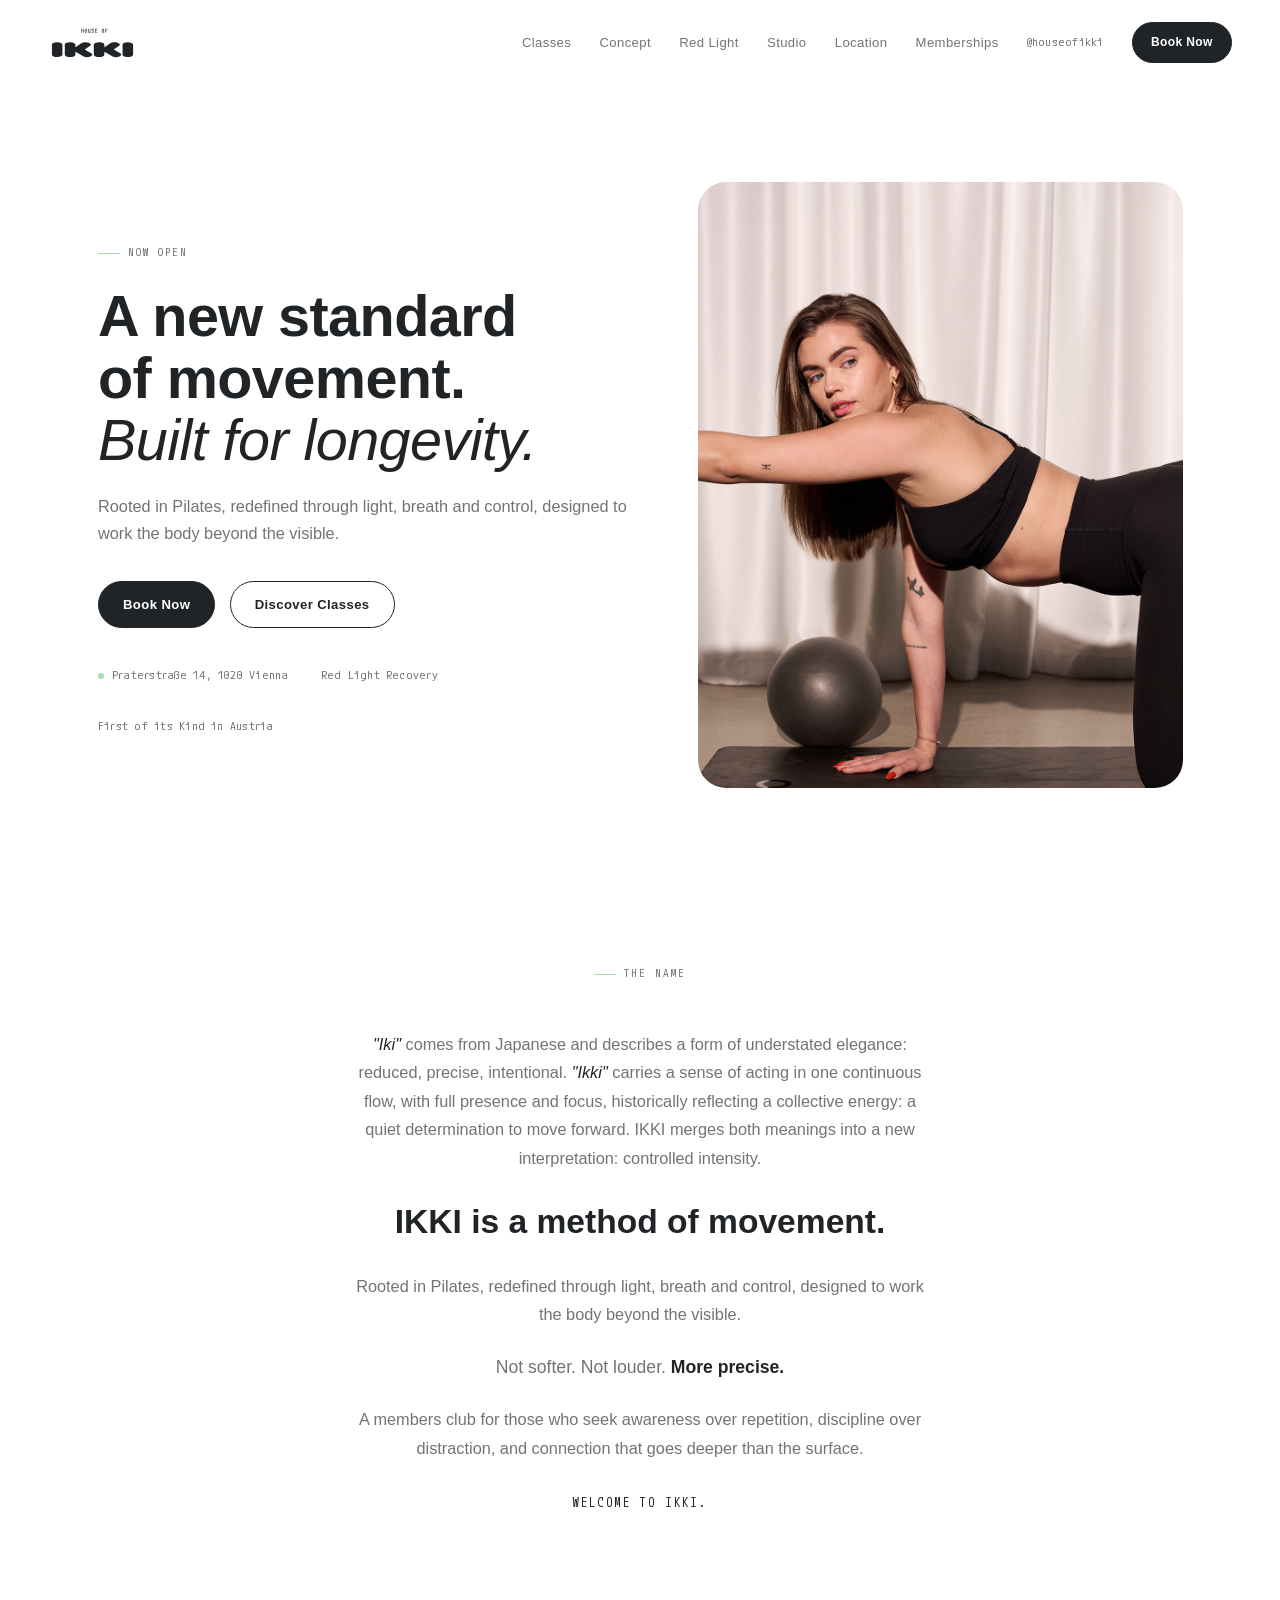
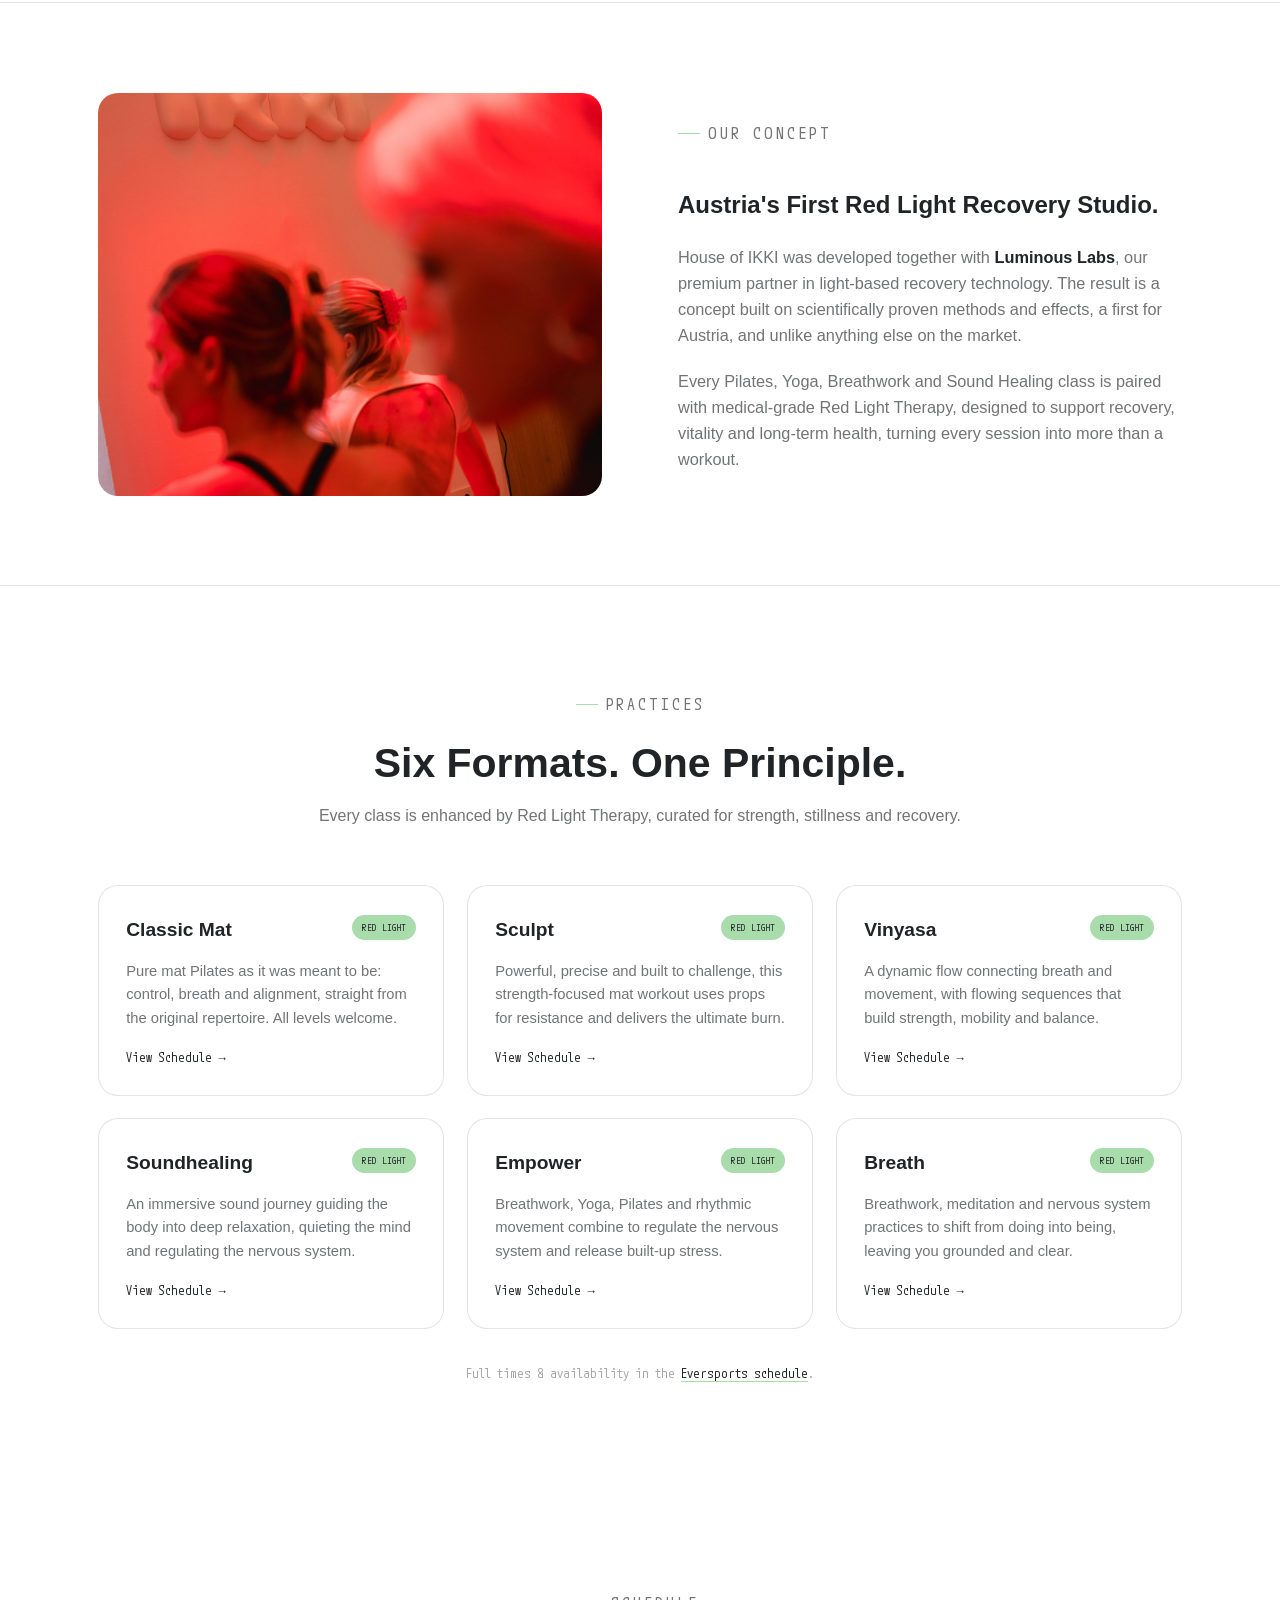
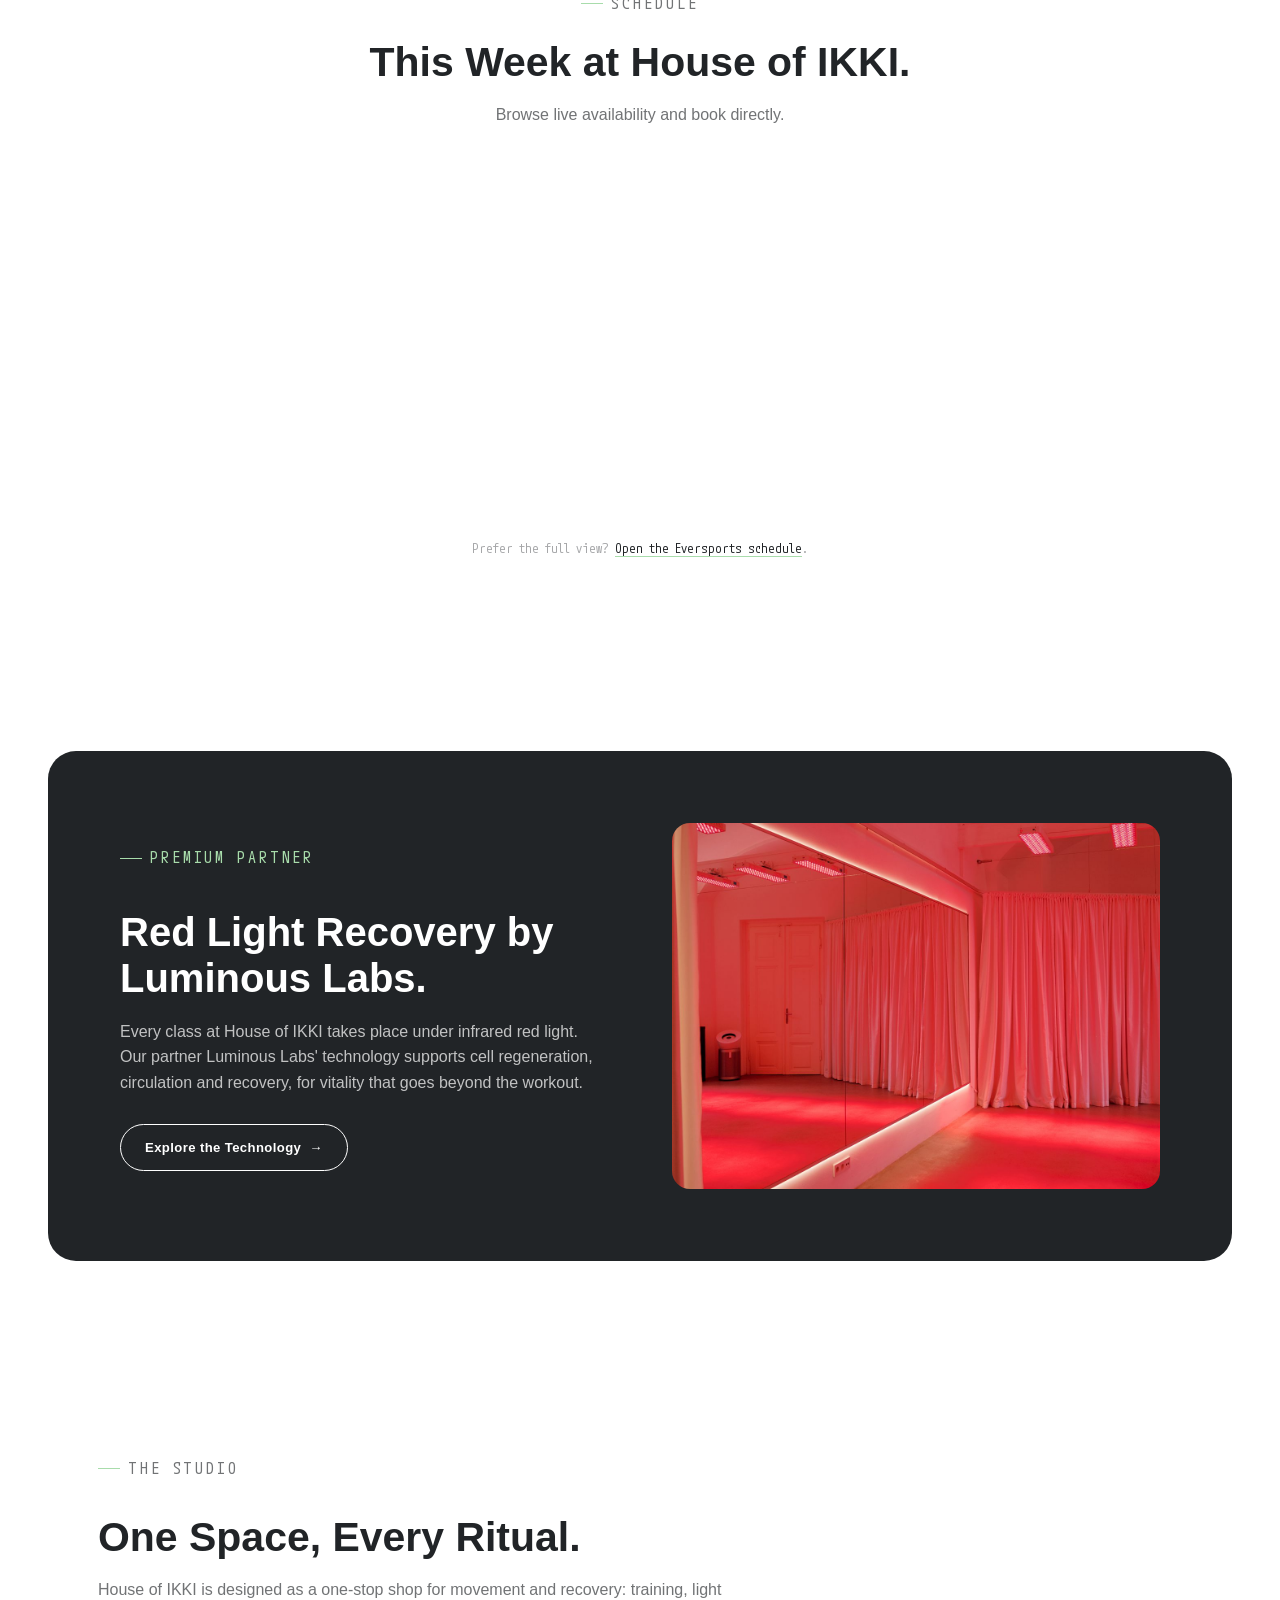
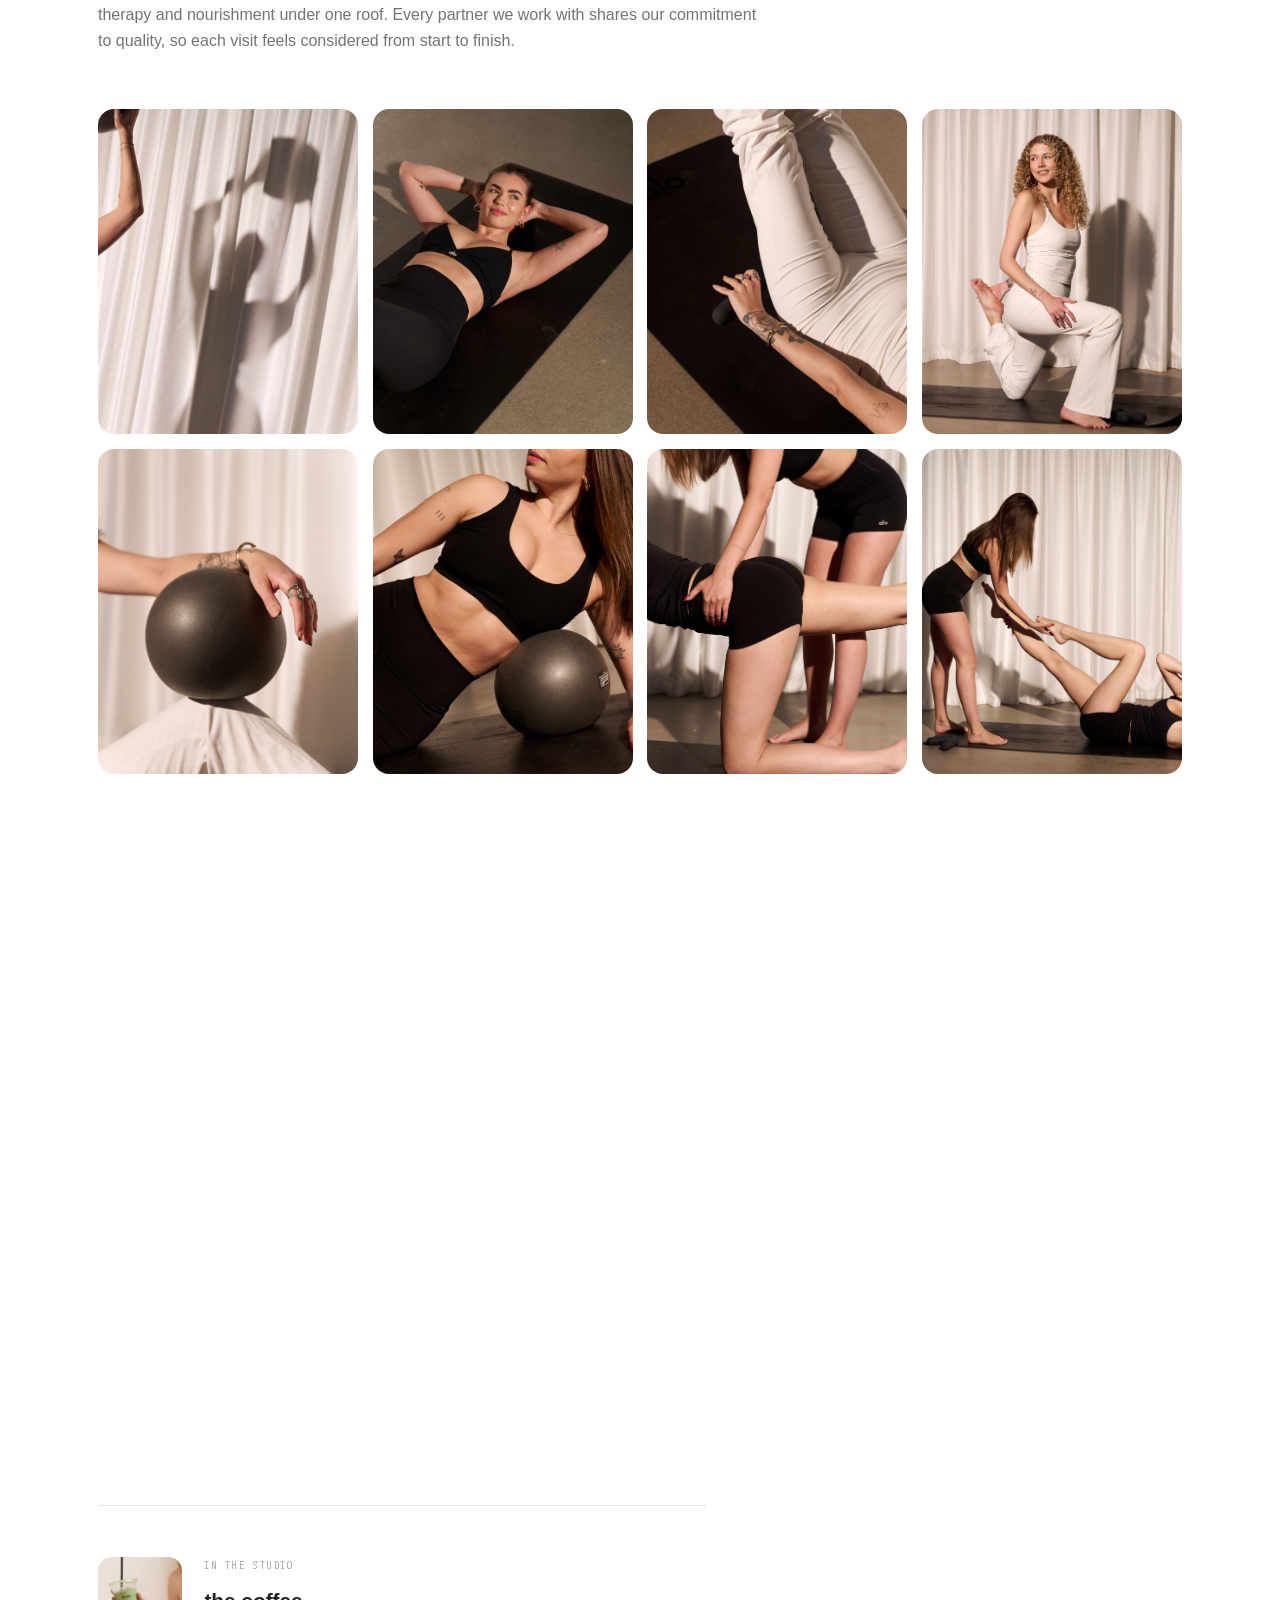
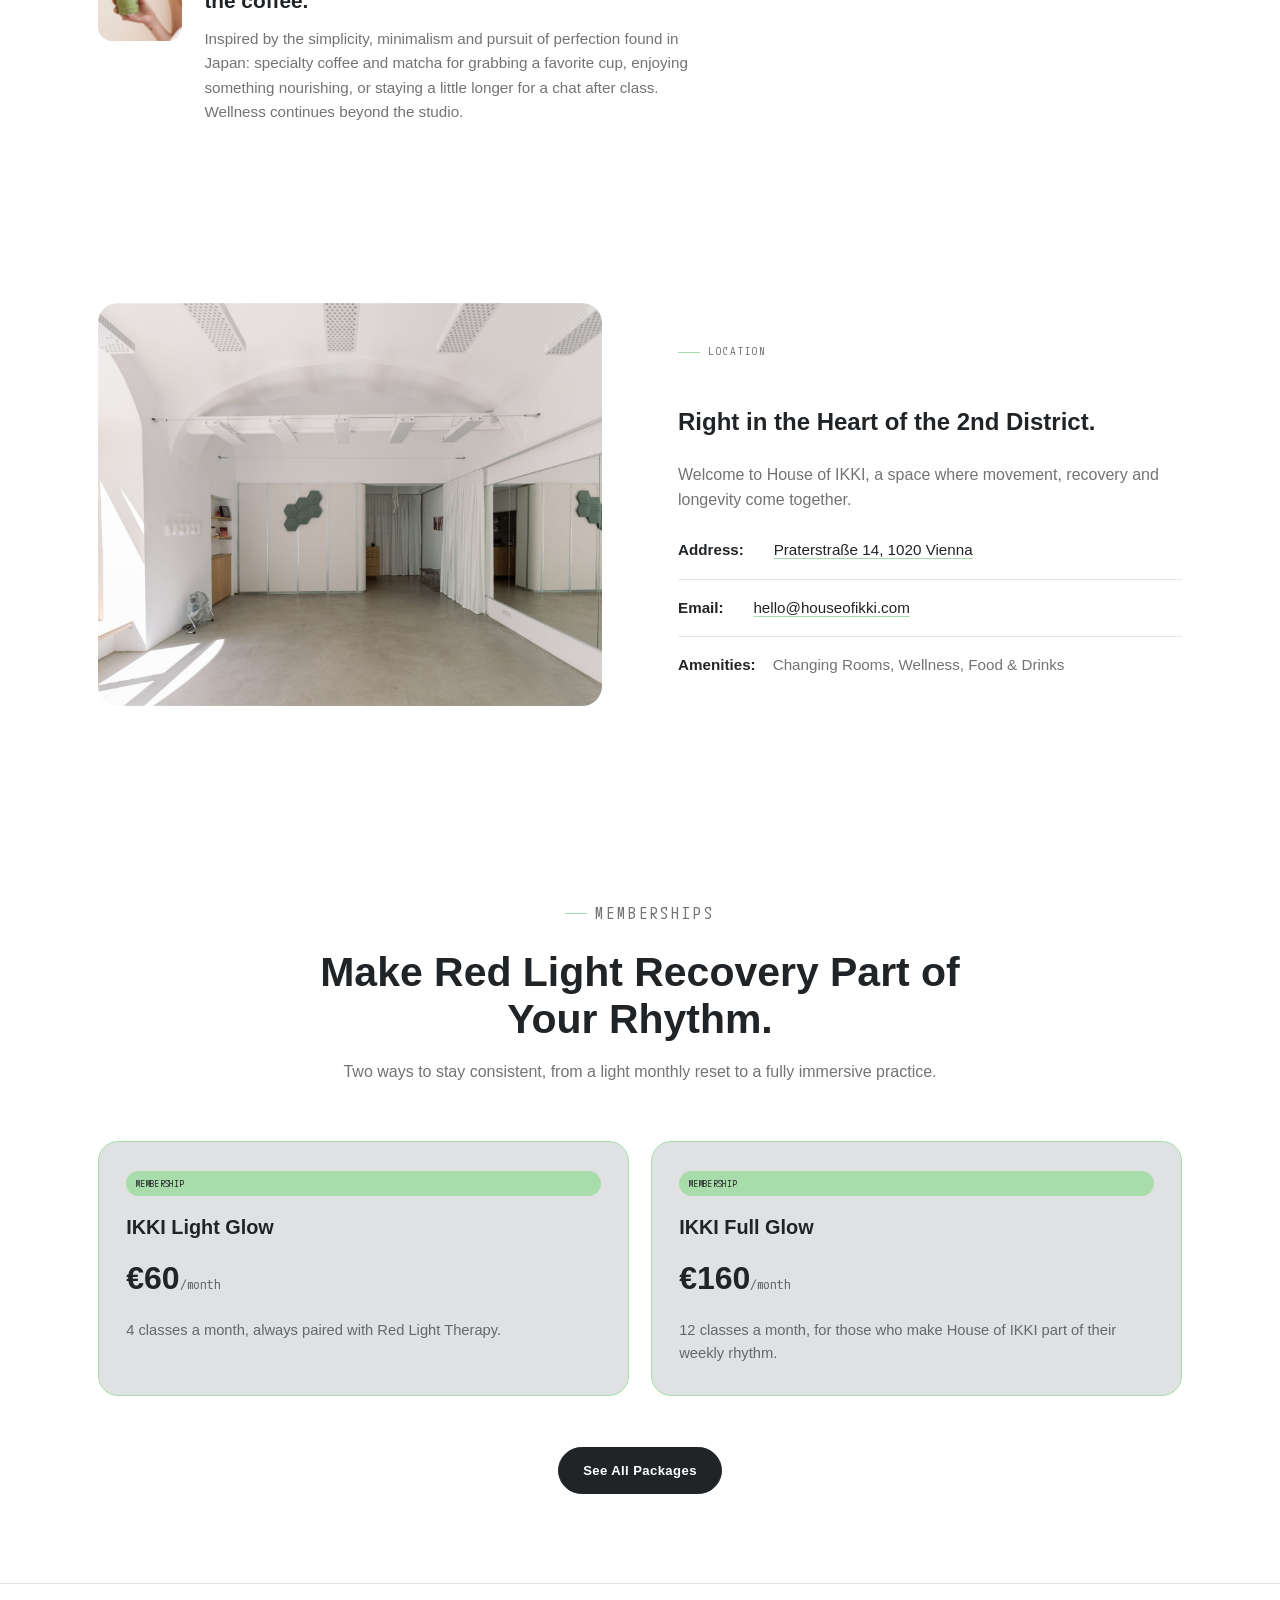
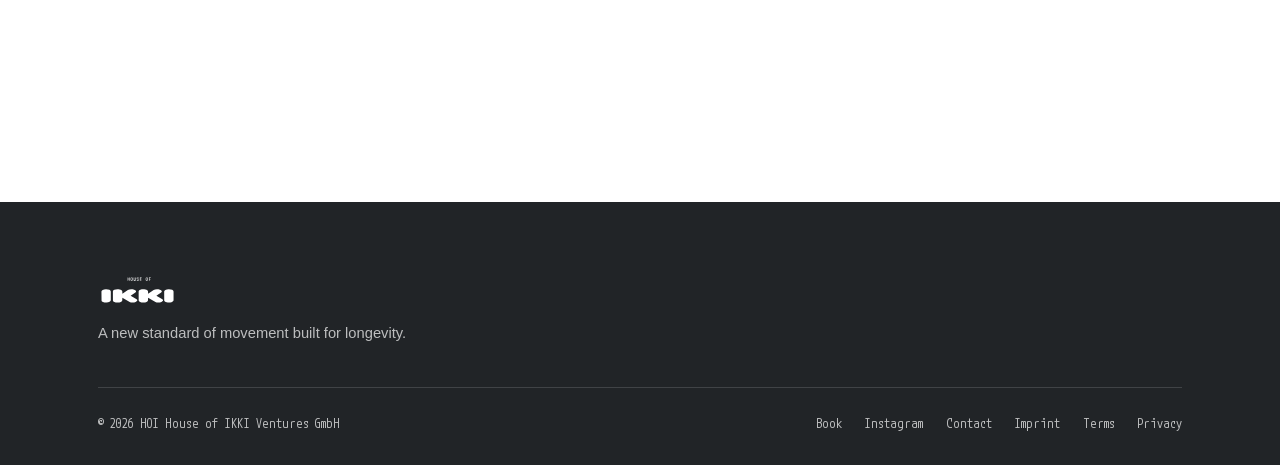
<file: index.html>
<!DOCTYPE html>
<html lang="en">
<head>
  <meta charset="UTF-8" />
  <meta name="viewport" content="width=device-width, initial-scale=1.0" />
  <title>House of IKKI: Pilates, Yoga &amp; Red Light Recovery in Vienna</title>
  <link rel="icon" type="image/x-icon" href="favicon.ico" />
  <meta name="description" content="House of IKKI is Austria's first Red Light Recovery studio. Pilates, Yoga, Sound Healing and Breathwork, paired with Luminous Labs light therapy. Praterstraße 14, 1020 Vienna." />
  <meta property="og:title" content="House of IKKI" />
  <meta property="og:description" content="Pilates, Yoga &amp; Red Light Recovery in Praterstraße 14, 1020 Vienna." />
  <meta property="og:url" content="https://houseofikki.com" />

  <link rel="preconnect" href="https://fonts.googleapis.com" />
  <link rel="preconnect" href="https://fonts.gstatic.com" crossorigin />
  <link href="https://fonts.googleapis.com/css2?family=M+PLUS+1+Code:wght@400;500;600&display=swap" rel="stylesheet" />
  <link href="https://fonts.cdnfonts.com/css/aileron" rel="stylesheet" />

  <link rel="stylesheet" href="styles.css" />
  <script type="module" src="https://widget-static.eversports.io/loader.js" async defer></script>
</head>
<body>

  <header id="siteHeader">
    <a class="logo-block" href="#" aria-label="House of IKKI Home">
      <img src="img/logo-black.svg" alt="House of IKKI" class="logo-img" />
    </a>

    <nav class="main-nav">
      <div class="nav-links">
        <a href="#classes">Classes</a>
        <a href="#concept">Concept</a>
        <a href="#redlight">Red Light</a>
        <a href="#studio">Studio</a>
        <a href="#location">Location</a>
        <a href="#memberships">Memberships</a>
      </div>
      <a class="header-instagram" href="https://www.instagram.com/houseofikki?igsh=MXQ0MG1qejBoOW1pYQ==" target="_blank" rel="noopener noreferrer" aria-label="House of IKKI on Instagram">@houseofikki</a>
      <a class="btn btn-solid btn-sm" href="https://www.eversports.at/s/house-of-ikki" target="_blank" rel="noopener noreferrer">Book Now</a>
    </nav>

    <button class="nav-toggle" id="navToggle" aria-label="Open menu">
      <span></span><span></span><span></span>
    </button>
  </header>

  <main>

    <!-- ─── Hero ───────────────────────────────────────────── -->
    <section class="hero">
      <div class="hero-copy reveal">
        <p class="eyebrow">Now Open</p>
        <h1>A new standard<br />of movement.<br /><em>Built for longevity.</em></h1>
        <p class="hero-sub">
          Rooted in Pilates, redefined through light, breath and control,
          designed to work the body beyond the visible.
        </p>
        <div class="hero-ctas">
          <a class="btn btn-solid" href="https://www.eversports.at/s/house-of-ikki" target="_blank" rel="noopener noreferrer">Book Now</a>
          <a class="btn btn-outline" href="#classes">Discover Classes</a>
        </div>
        <div class="hero-meta">
          <div class="hero-meta-item">
            <span class="location-dot"></span>
            <a href="https://www.google.com/maps/dir/?api=1&destination=48.2132873535,16.3819255829" target="_blank" rel="noopener noreferrer">Praterstraße 14, 1020 Vienna</a>
          </div>
          <div class="hero-meta-item">Red Light Recovery</div>
          <div class="hero-meta-item">First of its Kind in Austria</div>
        </div>
      </div>
      <div class="hero-visual reveal">
        <img class="photo" src="img/studio/hero.jpg" alt="A member in a plank position with a Pilates ball at House of IKKI" loading="eager" />
      </div>
    </section>

    <!-- ─── Manifesto: The Name / Brand Statement ───────────── -->
    <section id="manifesto">
      <div class="wrap manifesto reveal">
        <p class="eyebrow" style="justify-content:center;display:flex;">The Name</p>
        <p class="manifesto-name">
          <em>"Iki"</em> comes from Japanese and describes a form of understated
          elegance: reduced, precise, intentional. <em>"Ikki"</em> carries a
          sense of acting in one continuous flow, with full presence and
          focus, historically reflecting a collective energy: a quiet
          determination to move forward. IKKI merges both meanings into a new
          interpretation: controlled intensity.
        </p>
        <p class="manifesto-statement">IKKI is a method of movement.</p>
        <p class="manifesto-name">
          Rooted in Pilates, redefined through light, breath and control,
          designed to work the body beyond the visible.
        </p>
        <p class="manifesto-line">Not softer. Not louder. <strong>More precise.</strong></p>
        <p class="manifesto-name">
          A members club for those who seek awareness over repetition,
          discipline over distraction, and connection that goes deeper than
          the surface.
        </p>
        <p class="manifesto-welcome">Welcome to IKKI.</p>
      </div>
    </section>

    <!-- ─── Concept: Luminous Labs Collaboration ────────────── -->
    <section class="about" id="concept">
      <div class="wrap about-grid">
        <div class="about-visual reveal">
          <img class="photo" src="img/studio/concept.jpg" alt="Members moving through the studio under red light, with the House of IKKI wordmark on the wall" loading="lazy" />
        </div>
        <div class="about-copy reveal">
          <p class="eyebrow">Our Concept</p>
          <h2>Austria's First Red Light Recovery Studio.</h2>
          <p>
            House of IKKI was developed together with <strong>Luminous Labs</strong>,
            our premium partner in light-based recovery technology. The result is a
            concept built on scientifically proven methods and effects, a first
            for Austria, and unlike anything else on the market.
          </p>
          <p>
            Every Pilates, Yoga, Breathwork and Sound Healing class is paired with
            medical-grade Red Light Therapy, designed to support recovery, vitality
            and long-term health, turning every session into more than a workout.
          </p>
        </div>
      </div>
    </section>

    <!-- ─── Classes ─────────────────────────────────────────── -->
    <section id="classes">
      <div class="wrap">
        <div class="section-head center reveal">
          <p class="eyebrow" style="justify-content:center;display:flex;">Practices</p>
          <h2>Six Formats. One Principle.</h2>
          <p>Every class is enhanced by Red Light Therapy, curated for strength, stillness and recovery.</p>
        </div>

        <div class="classes-grid reveal-stagger">
          <article class="class-card reveal" style="--i:0">
            <div class="class-card-top">
              <h3>Classic Mat</h3>
              <span class="class-tag">Red Light</span>
            </div>
            <p>Pure mat Pilates as it was meant to be: control, breath and alignment, straight from the original repertoire. All levels welcome.</p>
            <a class="class-card-link" href="https://www.eversports.at/scl/house-of-ikki" target="_blank" rel="noopener noreferrer">View Schedule <span class="arrow">→</span></a>
          </article>

          <article class="class-card reveal" style="--i:1">
            <div class="class-card-top">
              <h3>Sculpt</h3>
              <span class="class-tag">Red Light</span>
            </div>
            <p>Powerful, precise and built to challenge, this strength-focused mat workout uses props for resistance and delivers the ultimate burn.</p>
            <a class="class-card-link" href="https://www.eversports.at/scl/house-of-ikki" target="_blank" rel="noopener noreferrer">View Schedule <span class="arrow">→</span></a>
          </article>

          <article class="class-card reveal" style="--i:2">
            <div class="class-card-top">
              <h3>Vinyasa</h3>
              <span class="class-tag">Red Light</span>
            </div>
            <p>A dynamic flow connecting breath and movement, with flowing sequences that build strength, mobility and balance.</p>
            <a class="class-card-link" href="https://www.eversports.at/scl/house-of-ikki" target="_blank" rel="noopener noreferrer">View Schedule <span class="arrow">→</span></a>
          </article>

          <article class="class-card reveal" style="--i:3">
            <div class="class-card-top">
              <h3>Soundhealing</h3>
              <span class="class-tag">Red Light</span>
            </div>
            <p>An immersive sound journey guiding the body into deep relaxation, quieting the mind and regulating the nervous system.</p>
            <a class="class-card-link" href="https://www.eversports.at/scl/house-of-ikki" target="_blank" rel="noopener noreferrer">View Schedule <span class="arrow">→</span></a>
          </article>

          <article class="class-card reveal" style="--i:4">
            <div class="class-card-top">
              <h3>Empower</h3>
              <span class="class-tag">Red Light</span>
            </div>
            <p>Breathwork, Yoga, Pilates and rhythmic movement combine to regulate the nervous system and release built-up stress.</p>
            <a class="class-card-link" href="https://www.eversports.at/scl/house-of-ikki" target="_blank" rel="noopener noreferrer">View Schedule <span class="arrow">→</span></a>
          </article>

          <article class="class-card reveal" style="--i:5">
            <div class="class-card-top">
              <h3>Breath</h3>
              <span class="class-tag">Red Light</span>
            </div>
            <p>Breathwork, meditation and nervous system practices to shift from doing into being, leaving you grounded and clear.</p>
            <a class="class-card-link" href="https://www.eversports.at/scl/house-of-ikki" target="_blank" rel="noopener noreferrer">View Schedule <span class="arrow">→</span></a>
          </article>
        </div>

        <p class="classes-footnote reveal">Full times &amp; availability in the <a href="https://www.eversports.at/scl/house-of-ikki" target="_blank" rel="noopener noreferrer">Eversports schedule</a>.</p>
      </div>
    </section>

    <!-- ─── Live Schedule (Eversports Widget) ────────────────── -->
    <section id="schedule">
      <div class="wrap">
        <div class="section-head center reveal">
          <p class="eyebrow" style="justify-content:center;display:flex;">Schedule</p>
          <h2>This Week at House of IKKI.</h2>
          <p>Browse live availability and book directly.</p>
        </div>

        <div class="schedule-widget reveal">
          <div data-eversports-widget-id="91cf0702-65c0-4cde-a60b-4f2a184351df"></div>
        </div>
        <p class="classes-footnote reveal">Prefer the full view? <a href="https://www.eversports.at/scl/house-of-ikki" target="_blank" rel="noopener noreferrer">Open the Eversports schedule</a>.</p>
      </div>
    </section>

    <!-- ─── Premium Partner: Luminous Labs ───────────────────── -->
    <section id="redlight">
      <div class="redlight reveal">
        <div>
          <p class="eyebrow">Premium Partner</p>
          <h2>Red Light Recovery by Luminous Labs.</h2>
          <p>
            Every class at House of IKKI takes place under infrared red light. Our
            partner Luminous Labs' technology supports cell regeneration, circulation
            and recovery, for vitality that goes beyond the workout.
          </p>
          <a class="btn btn-outline" href="https://www.luminouslabs.health/de/technology" target="_blank" rel="noopener noreferrer">Explore the Technology <span class="arrow">→</span></a>
        </div>
        <div class="redlight-visual">
          <img class="photo" src="img/studio/redlight.jpg" alt="The studio room bathed in red light, with red light panels on the ceiling and a mirrored wall" loading="lazy" />
        </div>
      </div>
    </section>

    <!-- ─── Studio ─────────────────────────────────────────────── -->
    <section id="studio">
      <div class="wrap">
        <div class="section-head reveal">
          <p class="eyebrow">The Studio</p>
          <h2>One Space, Every Ritual.</h2>
          <p>
            House of IKKI is designed as a one-stop shop for movement and recovery:
            training, light therapy and nourishment under one roof. Every partner we
            work with shares our commitment to quality, so each visit feels
            considered from start to finish.
          </p>
        </div>
        <div class="gallery-grid reveal-stagger">
          <img class="photo reveal" style="--i:0" src="img/studio/gallery-01.jpg" alt="Soft light and shadow study against a curtain at House of IKKI" />
          <img class="photo reveal" style="--i:1" src="img/studio/gallery-02.jpg" alt="A member mid-exercise on a mat at House of IKKI" />
          <img class="photo reveal" style="--i:2" src="img/studio/gallery-03.jpg" alt="Detail shot of a mobility roller and legs on a mat" />
          <img class="photo reveal" style="--i:3" src="img/studio/gallery-04.jpg" alt="A member stretching on a mat at House of IKKI" />
          <img class="photo reveal" style="--i:4" src="img/studio/gallery-05.jpg" alt="Detail shot of a hand resting on a Pilates ball" />
          <img class="photo reveal" style="--i:5" src="img/studio/gallery-06.jpg" alt="Close detail of a member with a Pilates ball" />
          <img class="photo reveal" style="--i:6" src="img/studio/gallery-07.jpg" alt="Two members together in a Pilates pose at House of IKKI" />
          <img class="photo reveal" style="--i:7" src="img/studio/gallery-08.jpg" alt="Two members assisting each other with a stretch" />
          <img class="photo reveal" style="--i:8" src="img/studio/gallery-09.jpg" alt="A member assisting a stretch on the mat" />
          <img class="photo reveal" style="--i:9" src="img/studio/gallery-10.jpg" alt="Red light therapy panels on the studio ceiling" />
          <img class="photo reveal" style="--i:10" src="img/studio/gallery-12.jpg" alt="The House of IKKI wordmark on the studio wall, lit in red" />
          <img class="photo reveal" style="--i:11" src="img/studio/gallery-13.jpg" alt="A class in session under red light, seen through a studio window" />
          <img class="photo reveal" style="--i:12" src="img/studio/gallery-14.jpg" alt="A member kneeling under red light at House of IKKI" />
          <img class="photo reveal" style="--i:13" src="img/studio/gallery-15.jpg" alt="Wide view of the studio room with mirrored wall and arched window" />
        </div>

        <div class="partner-note reveal">
          <img class="partner-note-img" src="img/coffee/thumb.jpg" alt="A hand holding a matcha from the coffee." loading="lazy" />
          <div>
            <span class="partner-note-tag">In the Studio</span>
            <h3>the coffee.</h3>
            <p>
              Inspired by the simplicity, minimalism and pursuit of perfection found
              in Japan: specialty coffee and matcha for grabbing a favorite cup,
              enjoying something nourishing, or staying a little longer for a chat
              after class. Wellness continues beyond the studio.
            </p>
          </div>
        </div>
      </div>
    </section>

    <!-- ─── Location ────────────────────────────────────────── -->
    <section id="location">
      <div class="wrap location">
        <div class="location-visual reveal">
          <img class="photo" src="img/studio/location.jpg" alt="The House of IKKI studio room with vaulted ceiling, red light panels and mirrored wall" loading="lazy" />
        </div>
        <div class="reveal">
          <p class="eyebrow">Location</p>
          <h2>Right in the Heart of the 2nd District.</h2>
          <p class="location-intro">
            Welcome to House of IKKI, a space where movement, recovery and
            longevity come together.
          </p>
          <ul class="location-list">
            <li><strong>Address:</strong>&nbsp;<a href="https://www.google.com/maps/dir/?api=1&destination=48.2132873535,16.3819255829" target="_blank" rel="noopener noreferrer">Praterstraße 14, 1020 Vienna</a></li>
            <li><strong>Email:</strong>&nbsp;<a href="mailto:hello@houseofikki.com">hello@houseofikki.com</a></li>
            <li><strong>Amenities:</strong>&nbsp;Changing Rooms, Wellness, Food &amp; Drinks</li>
          </ul>
        </div>
      </div>
    </section>

    <!-- ─── Memberships ─────────────────────────────────────── -->
    <section id="memberships">
      <div class="wrap">
        <div class="section-head center reveal">
          <p class="eyebrow" style="justify-content:center;display:flex;">Memberships</p>
          <h2>Make Red Light Recovery Part of Your Rhythm.</h2>
          <p>Two ways to stay consistent, from a light monthly reset to a fully immersive practice.</p>
        </div>

        <div class="membership-grid reveal-stagger">
          <div class="membership-card reveal" style="--i:0">
            <span class="class-tag">Membership</span>
            <h3>IKKI Light Glow</h3>
            <span class="membership-price">€60<span class="membership-price-period">/month</span></span>
            <p>4 classes a month, always paired with Red Light Therapy.</p>
          </div>
          <div class="membership-card reveal" style="--i:1">
            <span class="class-tag">Membership</span>
            <h3>IKKI Full Glow</h3>
            <span class="membership-price">€160<span class="membership-price-period">/month</span></span>
            <p>12 classes a month, for those who make House of IKKI part of their weekly rhythm.</p>
          </div>
        </div>

        <div class="memberships-cta reveal">
          <a class="btn btn-solid" href="https://www.eversports.at/s/house-of-ikki" target="_blank" rel="noopener noreferrer">See All Packages</a>
        </div>
      </div>
    </section>

    <!-- ─── Newsletter ─────────────────────────────────────── -->
    <section id="newsletter" class="newsletter-section">
      <div class="wrap">
        <div class="newsletter-widget reveal">
          <div data-eversports-widget-id="62ece520-786d-4863-a978-fc3d4756bf72"></div>
        </div>
      </div>
    </section>

  </main>

  <footer>
    <div class="wrap">
      <div class="footer-top">
        <div>
          <img src="img/logo-white.svg" alt="House of IKKI" class="footer-logo-img" />
          <p>A new standard of movement built for longevity.</p>
        </div>
      </div>

      <div class="footer-bottom">
        <span>&copy; 2026 HOI House of IKKI Ventures GmbH</span>
        <nav class="footer-links">
          <a href="https://www.eversports.at/s/house-of-ikki" target="_blank" rel="noopener noreferrer">Book</a>
          <a href="https://www.instagram.com/houseofikki?igsh=MXQ0MG1qejBoOW1pYQ==" target="_blank" rel="noopener noreferrer">Instagram</a>
          <a href="mailto:hello@houseofikki.com">Contact</a>
          <a href="impressum.html">Imprint</a>
          <a href="legal/agb.pdf" target="_blank" rel="noopener noreferrer">Terms</a>
          <a href="legal/datenschutzerklaerung.pdf" target="_blank" rel="noopener noreferrer">Privacy</a>
        </nav>
      </div>
    </div>
  </footer>

  <script src="script.js"></script>
</body>
</html>
</file>
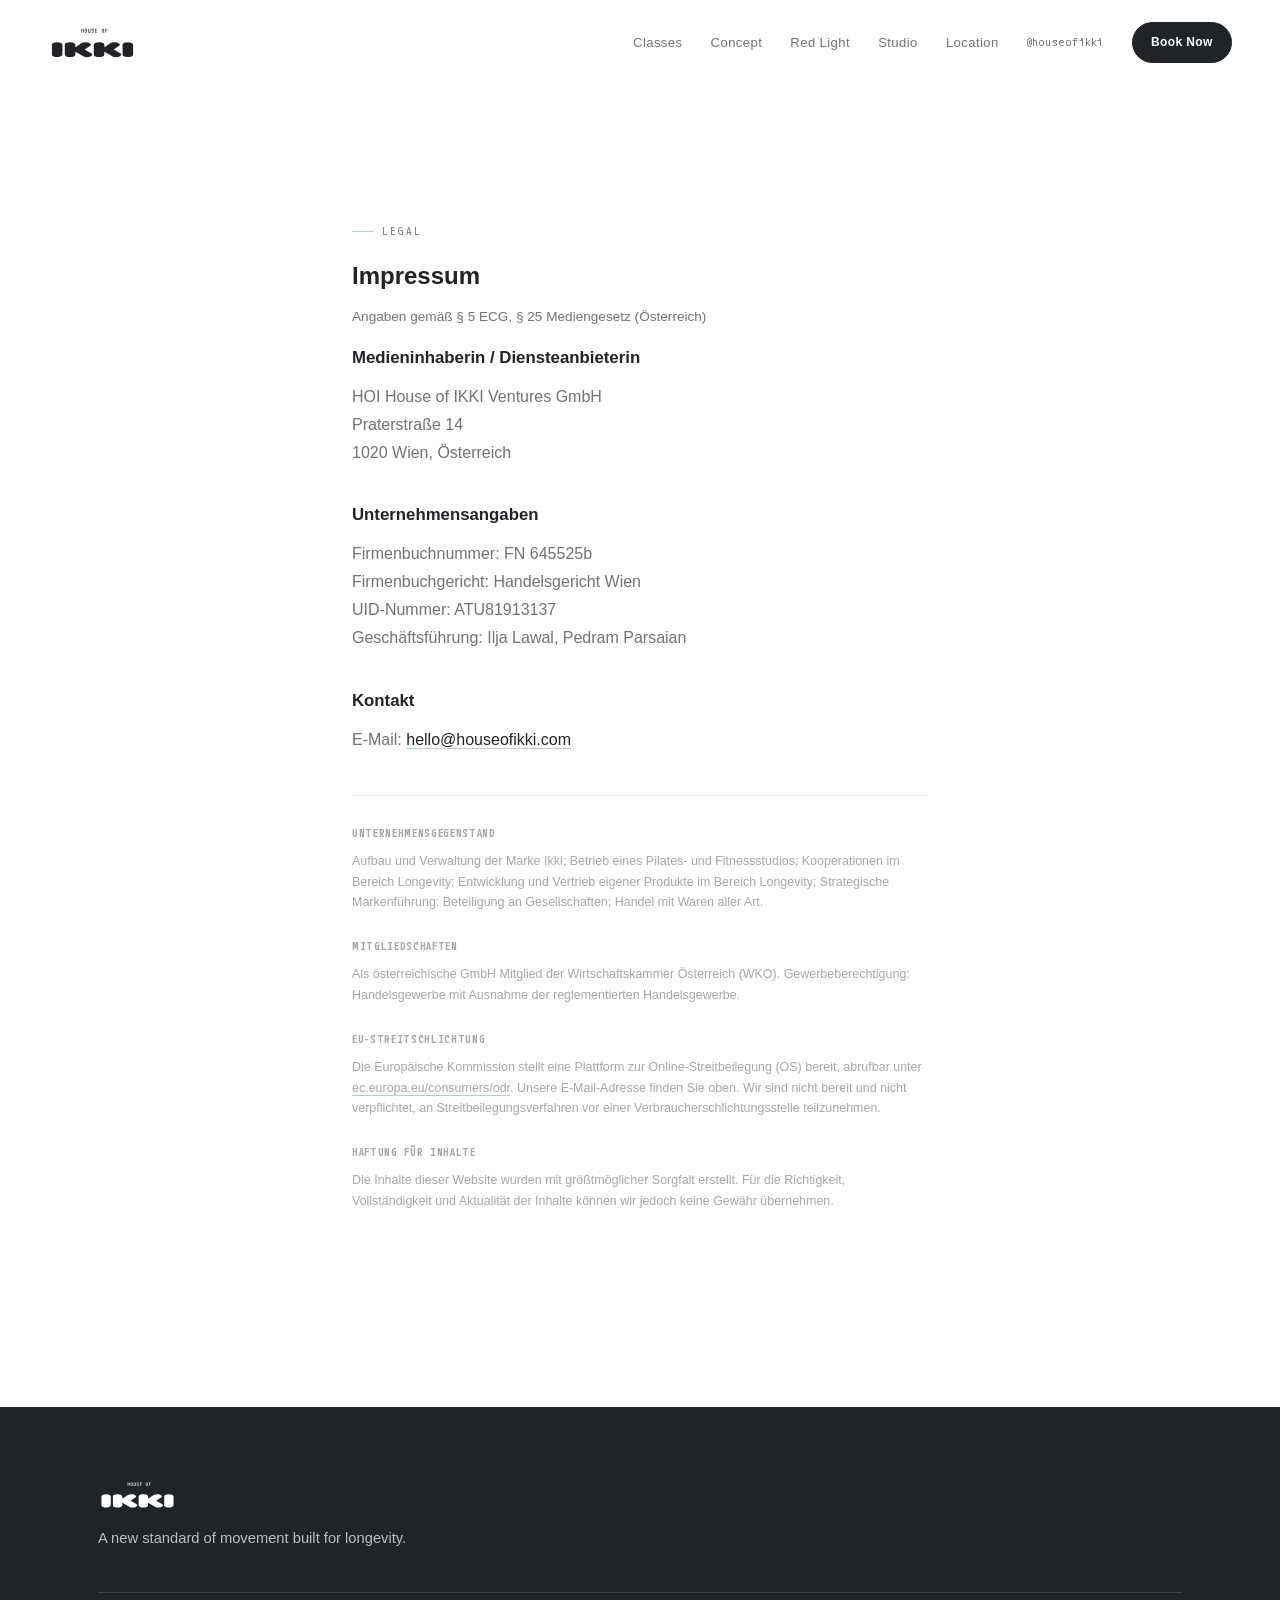
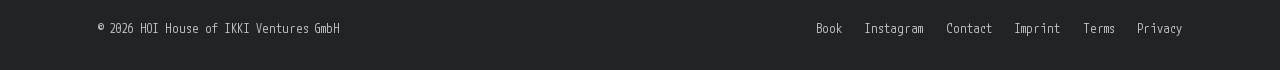
<file: impressum.html>
<!DOCTYPE html>
<html lang="de">
<head>
  <meta charset="UTF-8" />
  <meta name="viewport" content="width=device-width, initial-scale=1.0" />
  <title>Impressum — House of IKKI</title>
  <link rel="icon" type="image/x-icon" href="favicon.ico" />
  <meta name="robots" content="noindex" />

  <link rel="preconnect" href="https://fonts.googleapis.com" />
  <link rel="preconnect" href="https://fonts.gstatic.com" crossorigin />
  <link href="https://fonts.googleapis.com/css2?family=M+PLUS+1+Code:wght@400;500;600&display=swap" rel="stylesheet" />
  <link href="https://fonts.cdnfonts.com/css/aileron" rel="stylesheet" />

  <link rel="stylesheet" href="styles.css" />
</head>
<body>

  <header id="siteHeader">
    <a class="logo-block" href="index.html" aria-label="House of IKKI Home">
      <img src="img/logo-black.svg" alt="House of IKKI" class="logo-img" />
    </a>

    <nav class="main-nav">
      <div class="nav-links">
        <a href="index.html#classes">Classes</a>
        <a href="index.html#concept">Concept</a>
        <a href="index.html#redlight">Red Light</a>
        <a href="index.html#studio">Studio</a>
        <a href="index.html#location">Location</a>
      </div>
      <a class="header-instagram" href="https://www.instagram.com/houseofikki?igsh=MXQ0MG1qejBoOW1pYQ==" target="_blank" rel="noopener noreferrer" aria-label="House of IKKI on Instagram">@houseofikki</a>
      <a class="btn btn-solid btn-sm" href="https://www.eversports.at/s/house-of-ikki" target="_blank" rel="noopener noreferrer">Book Now</a>
    </nav>

    <button class="nav-toggle" id="navToggle" aria-label="Open menu">
      <span></span><span></span><span></span>
    </button>
  </header>

  <main>
    <section class="legal-hero">
      <div class="wrap legal reveal">
        <p class="eyebrow">Legal</p>
        <h2>Impressum</h2>
        <p class="legal-updated">Angaben gemäß § 5 ECG, § 25 Mediengesetz (Österreich)</p>

        <h3>Medieninhaberin / Diensteanbieterin</h3>
        <p>
          HOI House of IKKI Ventures GmbH<br />
          Praterstraße 14<br />
          1020 Wien, Österreich
        </p>

        <h3>Unternehmensangaben</h3>
        <p>
          Firmenbuchnummer: FN 645525b<br />
          Firmenbuchgericht: Handelsgericht Wien<br />
          UID-Nummer: ATU81913137<br />
          Geschäftsführung: Ilja Lawal, Pedram Parsaian
        </p>

        <h3>Kontakt</h3>
        <p>
          E-Mail: <a href="mailto:hello@houseofikki.com">hello@houseofikki.com</a>
        </p>

        <div class="legal-footnotes">
          <h3>Unternehmensgegenstand</h3>
          <p>
            Aufbau und Verwaltung der Marke Ikki; Betrieb eines Pilates- und
            Fitnessstudios; Kooperationen im Bereich Longevity; Entwicklung und
            Vertrieb eigener Produkte im Bereich Longevity; Strategische
            Markenführung; Beteiligung an Gesellschaften; Handel mit Waren aller Art.
          </p>

          <h3>Mitgliedschaften</h3>
          <p>
            Als österreichische GmbH Mitglied der Wirtschaftskammer Österreich (WKO).
            Gewerbeberechtigung: Handelsgewerbe mit Ausnahme der reglementierten Handelsgewerbe.
          </p>

          <h3>EU-Streitschlichtung</h3>
          <p>
            Die Europäische Kommission stellt eine Plattform zur Online-Streitbeilegung (OS)
            bereit, abrufbar unter
            <a href="https://ec.europa.eu/consumers/odr" target="_blank" rel="noopener noreferrer">ec.europa.eu/consumers/odr</a>.
            Unsere E-Mail-Adresse finden Sie oben. Wir sind nicht bereit und nicht verpflichtet,
            an Streitbeilegungsverfahren vor einer Verbraucherschlichtungsstelle teilzunehmen.
          </p>

          <h3>Haftung für Inhalte</h3>
          <p>
            Die Inhalte dieser Website wurden mit größtmöglicher Sorgfalt erstellt. Für die
            Richtigkeit, Vollständigkeit und Aktualität der Inhalte können wir jedoch keine
            Gewähr übernehmen.
          </p>
        </div>
      </div>
    </section>
  </main>

  <footer>
    <div class="wrap">
      <div class="footer-top">
        <div>
          <img src="img/logo-white.svg" alt="House of IKKI" class="footer-logo-img" />
          <p>A new standard of movement built for longevity.</p>
        </div>
      </div>

      <div class="footer-bottom">
        <span>&copy; 2026 HOI House of IKKI Ventures GmbH</span>
        <nav class="footer-links">
          <a href="https://www.eversports.at/s/house-of-ikki" target="_blank" rel="noopener noreferrer">Book</a>
          <a href="https://www.instagram.com/houseofikki?igsh=MXQ0MG1qejBoOW1pYQ==" target="_blank" rel="noopener noreferrer">Instagram</a>
          <a href="mailto:hello@houseofikki.com">Contact</a>
          <a href="impressum.html">Imprint</a>
          <a href="legal/agb.pdf" target="_blank" rel="noopener noreferrer">Terms</a>
          <a href="legal/datenschutzerklaerung.pdf" target="_blank" rel="noopener noreferrer">Privacy</a>
        </nav>
      </div>
    </div>
  </footer>

  <script src="script.js"></script>
</body>
</html>
</file>
<file: styles.css>
/* ─── House of IKKI — Design Tokens (per Mini Styleguide) ───────
   Farben: Carbon Black #212427, White #FFFFFF, Grau hell #DFE1E2,
   Grau dunkel #9EA3A8, Celadon #A8DCAB (Akzent, sparsam), Umbra
   #635147 (nur in Bildwelt/Atmosphäre, nie im UI).
   Typografie: Aileron (Fließtext/Headlines), M PLUS 1 Code (Labels/
   Akzente/technische Angaben). Logo nur in Carbon Black, Weiß, Grau.
──────────────────────────────────────────────────────────────── */
:root {
  --carbon: #212427;
  --carbon-soft: rgba(33, 36, 39, 0.64);
  --carbon-faint: rgba(33, 36, 39, 0.4);
  --line: rgba(33, 36, 39, 0.12);
  --white: #ffffff;
  --grey-light: #dfe1e2;
  --grey-dark: #9ea3a8;
  --celadon: #a8dcab;
  --umbra: #635147;

  --sans: 'Aileron', -apple-system, BlinkMacSystemFont, 'Segoe UI', sans-serif;
  --mono: 'M PLUS 1 Code', 'SFMono-Regular', Consolas, monospace;

  --ease: cubic-bezier(0.16, 1, 0.3, 1);
  --container: 1180px;
}

* { box-sizing: border-box; }

body {
  margin: 0;
  background: var(--white);
  color: var(--carbon);
  font-family: var(--sans);
  font-weight: 400;
  font-size: 16px;
  line-height: 1.6;
  -webkit-font-smoothing: antialiased;
}

img { max-width: 100%; display: block; }
a { color: inherit; text-decoration: none; }

.wrap {
  max-width: var(--container);
  margin: 0 auto;
  padding: 0 clamp(1.25rem, 4vw, 3rem);
}

/* ─── Reveal-on-scroll ───────────────────────────────────────── */
.reveal {
  opacity: 0;
  transform: translateY(28px);
  transition: opacity 1s var(--ease), transform 1s var(--ease);
  will-change: opacity, transform;
}
.reveal.is-visible {
  opacity: 1;
  transform: translateY(0);
}
.reveal-stagger.is-visible > * {
  transition-delay: calc(var(--i, 0) * 90ms);
}

@media (prefers-reduced-motion: reduce) {
  .reveal { opacity: 1; transform: none; transition: none; }
}

/* ─── Header ─────────────────────────────────────────────────── */
header {
  position: sticky;
  top: 0;
  z-index: 40;
  display: flex;
  align-items: center;
  justify-content: space-between;
  padding: 1.4rem clamp(1.25rem, 4vw, 3rem);
  background: rgba(255, 255, 255, 0.86);
  backdrop-filter: blur(10px);
  -webkit-backdrop-filter: blur(10px);
  border-bottom: 1px solid transparent;
  transition: border-color 0.4s var(--ease), background 0.4s var(--ease);
}
header.scrolled {
  border-bottom-color: var(--line);
}

/* Logo: offizielle Vektor-Wortmarke aus Logo Files.zip, nur in
   Carbon Black / Weiß / Grau (nie Celadon/Umbra) laut Styleguide. */
.logo-block { display: flex; }
.logo-img { height: 36px; width: auto; display: block; }

.main-nav {
  display: flex;
  align-items: center;
  gap: clamp(1.1rem, 2.2vw, 2.2rem);
}
.nav-links a {
  font-size: 0.82rem;
  letter-spacing: 0.03em;
  color: var(--carbon-soft);
  transition: color 0.25s var(--ease);
}
.nav-links a:hover { color: var(--carbon); }

.nav-links { display: flex; gap: clamp(1.1rem, 2.2vw, 2rem); }

.btn {
  display: inline-flex;
  align-items: center;
  justify-content: center;
  gap: 0.5rem;
  padding: 0.75rem 1.5rem;
  border-radius: 999px;
  font-family: var(--sans);
  font-weight: 600;
  font-size: 0.82rem;
  letter-spacing: 0.03em;
  border: 1px solid var(--carbon);
  transition: background 0.3s var(--ease), color 0.3s var(--ease), transform 0.3s var(--ease), border-color 0.3s var(--ease), filter 0.3s var(--ease);
  white-space: nowrap;
}
.btn-solid {
  background: var(--carbon);
  color: var(--white);
}
.btn-solid:hover { background: var(--celadon); border-color: var(--celadon); color: var(--carbon); transform: translateY(-1px); }
.btn-outline {
  background: transparent;
  color: var(--carbon);
}
.btn-outline:hover { background: var(--carbon); color: var(--white); transform: translateY(-1px); }
.btn-sm { padding: 0.6rem 1.15rem; font-size: 0.75rem; }

.header-instagram {
  font-family: var(--mono);
  font-size: 0.72rem;
  letter-spacing: 0.02em;
  color: var(--carbon-soft);
}
.header-instagram:hover { color: var(--carbon); }

.nav-toggle {
  display: none;
  background: none;
  border: none;
  cursor: pointer;
  padding: 0.4rem;
}
.nav-toggle span {
  display: block;
  width: 22px;
  height: 1.5px;
  background: var(--carbon);
  margin: 5px 0;
  transition: transform 0.3s var(--ease), opacity 0.3s var(--ease);
}

/* ─── Hero ───────────────────────────────────────────────────── */
.hero {
  display: grid;
  grid-template-columns: 1.05fr 0.95fr;
  align-items: center;
  gap: clamp(2rem, 5vw, 4rem);
  padding: clamp(3rem, 8vw, 6rem) clamp(1.25rem, 4vw, 3rem) clamp(3rem, 6vw, 5rem);
  max-width: var(--container);
  margin: 0 auto;
}

/* Eyebrow / label text = M PLUS 1 Code, per Styleguide für
   "Labels, Hervorhebungen und technische Angaben". */
.eyebrow {
  display: inline-flex;
  align-items: center;
  gap: 0.5rem;
  font-family: var(--mono);
  font-size: 0.7rem;
  letter-spacing: 0.18em;
  text-transform: uppercase;
  color: var(--carbon-soft);
  margin-bottom: 1.4rem;
}
.eyebrow::before {
  content: '';
  width: 22px;
  height: 1px;
  background: var(--celadon);
}

.hero h1 {
  font-family: var(--sans);
  font-weight: 600;
  font-size: clamp(2.3rem, 4.6vw, 3.6rem);
  line-height: 1.08;
  letter-spacing: -0.01em;
  margin: 0 0 1.4rem;
}
.hero h1 em { font-style: italic; font-weight: 400; color: var(--carbon); }

.hero-sub {
  font-size: 1.02rem;
  color: var(--carbon-soft);
  max-width: 34rem;
  margin: 0 0 2.2rem;
}

.hero-ctas {
  display: flex;
  flex-wrap: wrap;
  gap: 0.9rem;
  margin-bottom: 2.4rem;
}

.hero-meta {
  display: flex;
  gap: clamp(1.2rem, 3vw, 2rem);
  flex-wrap: wrap;
}
.hero-meta-item {
  display: flex;
  align-items: center;
  gap: 0.5rem;
  font-family: var(--mono);
  font-size: 0.74rem;
  letter-spacing: 0.02em;
  color: var(--carbon-soft);
}
.hero-meta-item a { color: var(--carbon-soft); transition: color 0.25s var(--ease); }
.hero-meta-item a:hover { color: var(--carbon); }
.location-dot {
  width: 6px;
  height: 6px;
  border-radius: 50%;
  background: var(--celadon);
  flex-shrink: 0;
}

.hero-visual {
  position: relative;
  border-radius: 28px;
  overflow: hidden;
  aspect-ratio: 4 / 5;
}

/* ─── Real photos ─────────────────────────────────────────────── */
.photo {
  width: 100%;
  height: 100%;
  object-fit: cover;
  display: block;
}

/* ─── Placeholder image blocks ───────────────────────────────── */
/* Umbra ist laut Styleguide "nur in Bildwelt / Atmosphäre, nicht im
   UI" — genau dafür sind diese Bildplatzhalter da. */
.ph {
  position: relative;
  width: 100%;
  height: 100%;
  background: linear-gradient(155deg, var(--umbra) 0%, var(--grey-dark) 55%, var(--grey-light) 100%);
  display: flex;
  align-items: flex-end;
  overflow: hidden;
}
.ph::before {
  content: '';
  position: absolute;
  inset: 0;
  background:
    repeating-linear-gradient(45deg, rgba(255,255,255,0.05) 0 2px, transparent 2px 14px);
}
.ph-label {
  position: relative;
  margin: 1.1rem;
  padding: 0.45rem 0.85rem;
  border-radius: 999px;
  background: rgba(255, 255, 255, 0.88);
  font-family: var(--mono);
  color: var(--carbon-soft);
  font-size: 0.66rem;
  letter-spacing: 0.05em;
  text-transform: uppercase;
}

/* ─── Section shell ──────────────────────────────────────────── */
section { padding: clamp(3.5rem, 7vw, 6.5rem) 0; }
.section-head {
  max-width: 42rem;
  margin: 0 0 clamp(2.2rem, 5vw, 3.5rem);
}
.section-head.center { margin-left: auto; margin-right: auto; text-align: center; }
.section-head h2 {
  font-family: var(--sans);
  font-weight: 600;
  font-size: clamp(1.8rem, 3.2vw, 2.6rem);
  line-height: 1.15;
  margin: 0.6rem 0 0.9rem;
}
.section-head p {
  color: var(--carbon-soft);
  font-size: 1rem;
}

/* ─── Über uns ───────────────────────────────────────────────── */
.about {
  background: var(--white);
  border-top: 1px solid var(--line);
  border-bottom: 1px solid var(--line);
}
.about-grid {
  display: grid;
  grid-template-columns: 1fr 1fr;
  gap: clamp(2rem, 6vw, 5rem);
  align-items: center;
}
.about-copy p {
  font-size: 1.02rem;
  color: var(--carbon-soft);
  margin: 0 0 1.2rem;
}
.about-copy p:last-child { margin-bottom: 0; }
.about-copy strong { font-weight: 600; color: var(--carbon); }
.about-visual { border-radius: 20px; overflow: hidden; aspect-ratio: 5 / 4; }

/* ─── Kursangebot ────────────────────────────────────────────── */
.classes-grid {
  display: grid;
  grid-template-columns: repeat(auto-fit, minmax(260px, 1fr));
  gap: 1.4rem;
}
.class-card {
  background: var(--white);
  border: 1px solid var(--line);
  border-radius: 20px;
  padding: 1.8rem 1.7rem 1.7rem;
  display: flex;
  flex-direction: column;
  gap: 0.9rem;
  transition: transform 0.4s var(--ease), box-shadow 0.4s var(--ease), border-color 0.4s var(--ease);
}
.class-card:hover {
  transform: translateY(-4px);
  border-color: var(--celadon);
  box-shadow: 0 18px 38px -22px rgba(33, 36, 39, 0.28);
}
.class-card-top {
  display: flex;
  align-items: flex-start;
  justify-content: space-between;
  gap: 1rem;
}
.class-card h3 {
  font-family: var(--sans);
  font-size: 1.2rem;
  font-weight: 600;
  margin: 0;
}
.class-tag {
  flex-shrink: 0;
  font-family: var(--mono);
  font-size: 0.6rem;
  letter-spacing: 0.04em;
  text-transform: uppercase;
  color: var(--carbon);
  background: var(--celadon);
  padding: 0.3rem 0.6rem;
  border-radius: 999px;
  white-space: nowrap;
}
.class-card p {
  margin: 0;
  color: var(--carbon-soft);
  font-size: 0.92rem;
  flex-grow: 1;
}
.class-card-link {
  font-family: var(--mono);
  font-size: 0.76rem;
  display: inline-flex;
  align-items: center;
  gap: 0.4rem;
  color: var(--carbon);
  margin-top: 0.2rem;
}
.class-card-link .arrow { transition: transform 0.3s var(--ease); }
.class-card:hover .class-card-link .arrow { transform: translateX(4px); }

.classes-footnote {
  margin-top: 2.2rem;
  font-family: var(--mono);
  font-size: 0.78rem;
  color: var(--carbon-faint);
  text-align: center;
}
.classes-footnote a { color: var(--carbon); text-decoration: underline; text-decoration-color: var(--celadon); text-underline-offset: 3px; }

/* ─── Schedule (Eversports widget) ───────────────────────────── */
.schedule-widget {
  min-height: 20rem;
  border-radius: 20px;
  overflow: hidden;
}

/* ─── Rotlicht / Luminous Labs ───────────────────────────────── */
.redlight {
  background: var(--carbon);
  color: var(--white);
  border-radius: 28px;
  margin: 0 clamp(1.25rem, 4vw, 3rem);
  padding: clamp(2.6rem, 6vw, 4.5rem);
  display: grid;
  grid-template-columns: 1fr 1fr;
  gap: clamp(2rem, 5vw, 4rem);
  align-items: center;
}
.redlight .eyebrow { color: var(--celadon); }
.redlight .eyebrow::before { background: var(--celadon); }
.redlight h2 {
  font-family: var(--sans);
  font-weight: 600;
  font-size: clamp(1.8rem, 3.2vw, 2.5rem);
  line-height: 1.15;
  margin: 0.6rem 0 1.1rem;
}
.redlight p {
  color: rgba(255, 255, 255, 0.72);
  font-size: 1rem;
  margin: 0 0 1.8rem;
  max-width: 32rem;
}
.redlight .btn-outline {
  border-color: var(--white);
  color: var(--white);
}
.redlight .btn-outline:hover { background: var(--celadon); border-color: var(--celadon); color: var(--carbon); }
.redlight-visual {
  border-radius: 18px;
  overflow: hidden;
  aspect-ratio: 4 / 3;
}
.redlight-visual .ph {
  /* Rotlicht-Bildwelt: warmer Ton, ergänzt um Umbra als atmosphärische Basis */
  background: linear-gradient(155deg, #d67a5c 0%, var(--umbra) 55%, var(--carbon) 100%);
}
.redlight-visual .ph-label {
  background: rgba(33, 36, 39, 0.5);
  color: var(--white);
}

/* ─── Galerie ─────────────────────────────────────────────────── */
.gallery-grid {
  display: grid;
  grid-template-columns: repeat(auto-fill, minmax(220px, 1fr));
  gap: 0.9rem;
}
.gallery-grid .ph, .gallery-grid .photo {
  border-radius: 16px;
  aspect-ratio: 4 / 5;
  height: auto;
}

.partner-note {
  margin-top: clamp(2.2rem, 5vw, 3.2rem);
  padding-top: clamp(2.2rem, 5vw, 3.2rem);
  border-top: 1px solid var(--line);
  max-width: 38rem;
  display: flex;
  gap: 1.4rem;
  align-items: flex-start;
}
.partner-note-img {
  width: 84px;
  height: 84px;
  border-radius: 14px;
  object-fit: cover;
  flex-shrink: 0;
}
.partner-note-tag {
  display: block;
  font-family: var(--mono);
  font-size: 0.68rem;
  letter-spacing: 0.14em;
  text-transform: uppercase;
  color: var(--carbon-faint);
  margin-bottom: 0.6rem;
}
.partner-note h3 {
  font-family: var(--sans);
  font-weight: 700;
  font-size: 1.3rem;
  margin: 0 0 0.6rem;
}
.partner-note p { margin: 0; color: var(--carbon-soft); font-size: 0.95rem; }

/* ─── Manifesto ──────────────────────────────────────────────── */
.manifesto {
  max-width: 42rem;
  margin: 0 auto;
  text-align: center;
  display: flex;
  flex-direction: column;
  align-items: center;
  gap: 1.5rem;
}
.manifesto-name {
  font-size: 1.02rem;
  line-height: 1.75;
  color: var(--carbon-soft);
  margin: 0;
}
.manifesto-name em { font-style: italic; color: var(--carbon); }
.manifesto-statement {
  font-family: var(--sans);
  font-weight: 600;
  font-size: clamp(1.5rem, 3vw, 2.1rem);
  line-height: 1.25;
  color: var(--carbon);
  margin: 0.3rem 0;
}
.manifesto-line {
  font-size: 1.1rem;
  color: var(--carbon-soft);
  margin: 0;
}
.manifesto-line strong { color: var(--carbon); font-weight: 600; }
.manifesto-welcome {
  font-family: var(--mono);
  font-size: 0.78rem;
  letter-spacing: 0.16em;
  text-transform: uppercase;
  color: var(--carbon);
  margin: 0.4rem 0 0;
}
/* ─── Memberships ─────────────────────────────────────────────── */
.membership-grid {
  display: grid;
  grid-template-columns: repeat(auto-fit, minmax(260px, 1fr));
  gap: 1.4rem;
  margin-bottom: clamp(2.2rem, 5vw, 3.2rem);
}
.membership-card {
  background: var(--grey-light);
  border: 1px solid var(--celadon);
  border-radius: 20px;
  padding: 1.8rem 1.7rem;
  display: flex;
  flex-direction: column;
  gap: 0.6rem;
}
.membership-card h3 {
  font-family: var(--sans);
  font-weight: 600;
  font-size: 1.24rem;
  margin: 0.4rem 0 0;
}
.membership-price {
  font-family: var(--sans);
  font-weight: 600;
  font-size: 2rem;
  color: var(--carbon);
}
.membership-price-period {
  font-family: var(--mono);
  font-weight: 400;
  font-size: 0.85rem;
  color: var(--carbon-soft);
}
.membership-card p { margin: 0.3rem 0 0; color: var(--carbon-soft); font-size: 0.92rem; }
.memberships-cta { display: flex; justify-content: center; }

/* ─── Newsletter ─────────────────────────────────────────────── */
.newsletter-section {
  border-top: 1px solid var(--line);
  padding-top: clamp(2.6rem, 6vw, 4rem);
  padding-bottom: clamp(2.6rem, 6vw, 4rem);
}
.newsletter-widget {
  max-width: 46rem;
  margin: 0 auto;
}

/* ─── Standort ────────────────────────────────────────────────── */
.location {
  display: grid;
  grid-template-columns: 1fr 1fr;
  gap: clamp(2rem, 6vw, 5rem);
  align-items: center;
}
.location-visual { border-radius: 20px; overflow: hidden; aspect-ratio: 5 / 4; }
.location-intro { color: var(--carbon-soft); font-size: 1rem; margin: 0.9rem 0 0; max-width: 32rem; }
.location-intro strong { color: var(--carbon); font-weight: 600; }
.location-list { list-style: none; margin: 1.6rem 0 0; padding: 0; display: flex; flex-direction: column; gap: 1rem; }
.location-list li {
  display: flex;
  align-items: center;
  gap: 0.8rem;
  font-size: 0.95rem;
  color: var(--carbon-soft);
  padding-bottom: 1rem;
  border-bottom: 1px solid var(--line);
}
.location-list li:last-child { border-bottom: none; padding-bottom: 0; }
.location-list strong { color: var(--carbon); font-weight: 600; }
.location-list a { color: var(--carbon); text-decoration: underline; text-decoration-color: var(--celadon); text-underline-offset: 3px; }

/* ─── Footer / Newsletter ────────────────────────────────────── */
footer {
  background: var(--carbon);
  color: rgba(255, 255, 255, 0.7);
  padding: clamp(3rem, 6vw, 4.5rem) 0 2rem;
  margin-top: clamp(3.5rem, 7vw, 6.5rem);
}
.footer-top {
  padding-bottom: 2.6rem;
  border-bottom: 1px solid rgba(255, 255, 255, 0.14);
}
.footer-logo-img {
  height: 32px;
  width: auto;
  margin: 0 0 1rem;
}
.footer-top p {
  max-width: 26rem;
  font-size: 0.92rem;
  margin: 0;
}

.footer-bottom {
  display: flex;
  flex-wrap: wrap;
  align-items: center;
  justify-content: space-between;
  gap: 1rem;
  padding-top: 1.6rem;
  font-family: var(--mono);
  font-size: 0.76rem;
}
.footer-links { display: flex; gap: 1.4rem; flex-wrap: wrap; }
.footer-links a:hover { color: var(--white); }

/* ─── Responsive ─────────────────────────────────────────────── */
@media (max-width: 900px) {
  .main-nav { position: relative; }
  .main-nav .nav-links {
    display: flex;
    flex-direction: column;
    align-items: flex-start;
    gap: 1rem;
    position: absolute;
    top: calc(100% + 1rem);
    right: 0;
    background: var(--white);
    border: 1px solid var(--line);
    border-radius: 16px;
    padding: 1.4rem 1.6rem;
    box-shadow: 0 18px 38px -22px rgba(33, 36, 39, 0.35);
    opacity: 0;
    visibility: hidden;
    transform: translateY(-8px);
    transition: opacity 0.25s var(--ease), transform 0.25s var(--ease), visibility 0.25s;
  }
  .main-nav.nav-open .nav-links {
    opacity: 1;
    visibility: visible;
    transform: translateY(0);
  }
  .header-instagram { display: none; }
  .nav-toggle { display: block; }
  .hero { grid-template-columns: 1fr; }
  .hero-visual { order: -1; aspect-ratio: 16 / 11; }
  .about-grid { grid-template-columns: 1fr; }
  .about-visual { order: -1; }
  .redlight { grid-template-columns: 1fr; }
  .redlight-visual { order: -1; }
  .location { grid-template-columns: 1fr; }
  .location-visual { order: -1; }
  .gallery-grid { grid-template-columns: repeat(2, 1fr); }
}

@media (max-width: 560px) {
  .hero-meta { gap: 1.4rem; }
}

/* ─── Legal pages (Impressum) ─────────────────────────────────── */
.legal-hero { padding-top: clamp(6rem, 12vw, 8rem); }
.legal { max-width: 42rem; }
.legal h2 { margin: 0 0 0.6rem; }
.legal-updated { color: var(--carbon-faint); font-size: 0.85rem; margin: 0 0 2.5rem; }
.legal h3 {
  font-family: var(--sans);
  font-weight: 600;
  font-size: 1.05rem;
  margin: 2.2rem 0 0.7rem;
}
.legal h3:first-of-type { margin-top: 0; }
.legal p { color: var(--carbon-soft); margin: 0 0 1rem; line-height: 1.75; }
.legal a { color: var(--carbon); text-decoration: underline; text-decoration-color: var(--celadon); text-underline-offset: 3px; }
.legal-placeholder {
  display: inline-block;
  background: rgba(168, 220, 171, 0.18);
  border: 1px dashed var(--celadon);
  border-radius: 6px;
  padding: 0.05rem 0.5rem;
  color: var(--carbon);
  font-family: var(--mono);
  font-size: 0.85em;
}

.legal-footnotes {
  margin-top: 2.6rem;
  padding-top: 1.8rem;
  border-top: 1px solid var(--line);
}
.legal-footnotes h3 {
  font-family: var(--mono);
  font-weight: 600;
  font-size: 0.7rem;
  letter-spacing: 0.06em;
  text-transform: uppercase;
  color: var(--carbon-faint);
  margin: 1.6rem 0 0.5rem;
}
.legal-footnotes h3:first-of-type { margin-top: 0; }
.legal-footnotes p {
  font-size: 0.78rem;
  line-height: 1.65;
  color: var(--carbon-faint);
}
.legal-footnotes a { color: var(--carbon-faint); }
</file>
